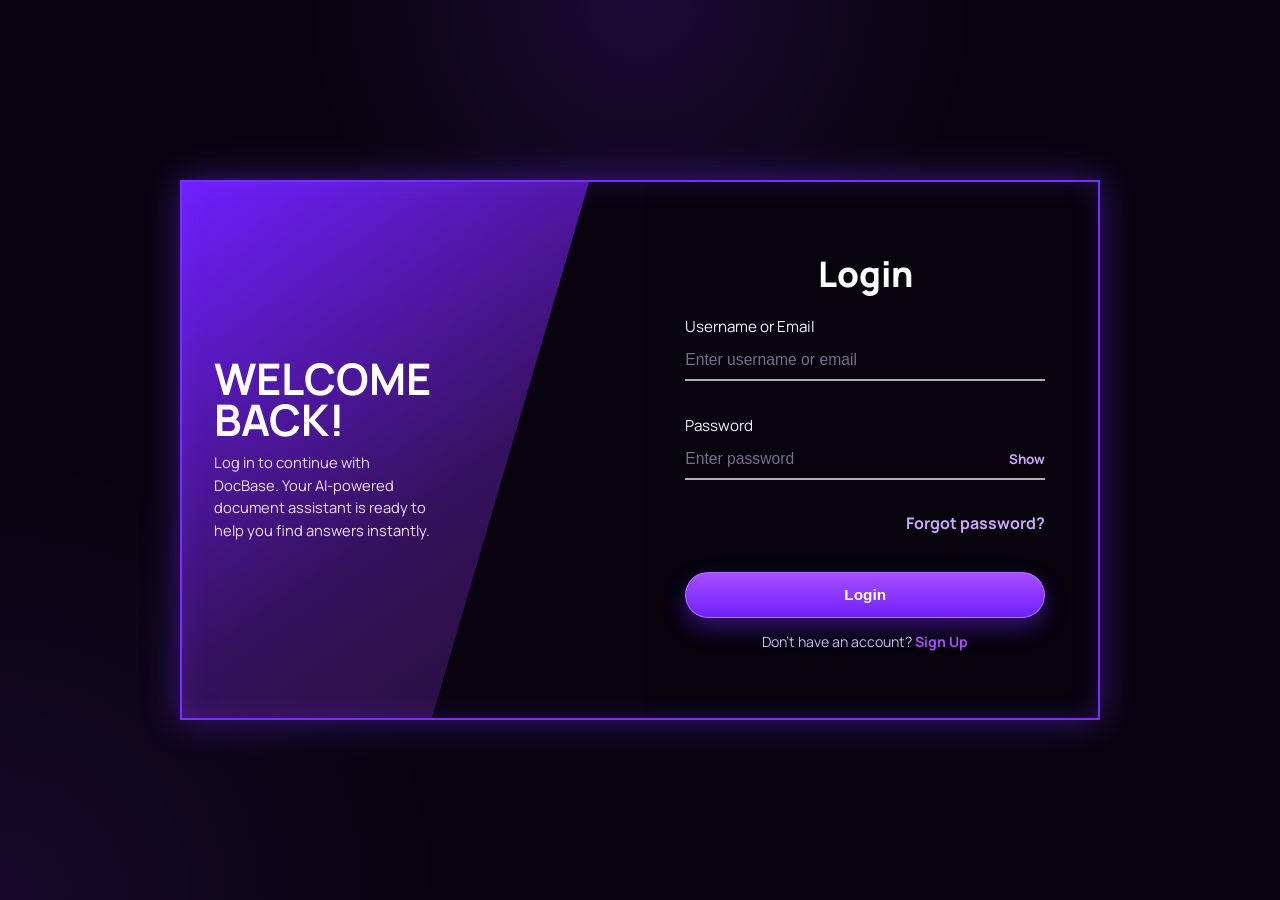
<file: fronted/index.html>
<!DOCTYPE html>
<html lang="en">
<head>
  <meta charset="UTF-8">
  <meta name="viewport" content="width=device-width, initial-scale=1.0">
  <title>DocBase AI Workspace</title>
  <link rel="stylesheet" href="style.css">
</head>
<body>
  <div class="app-shell">
    <div class="sidebar-backdrop" id="sidebarBackdrop"></div>
    <aside class="sidebar">
      <div class="brand">
        <div>
          <p class="brand-kicker">DocBase AI Workspace</p>
          <h1>Chats</h1>
        </div>
        <button class="icon-btn sidebar-close-btn" id="sidebarCloseBtn" type="button" aria-label="Close chat menu">Close</button>
      </div>

      <button class="new-chat-btn" id="newChatBtn" type="button">+ New Chat</button>
      <input id="fileInput" type="file" hidden accept=".pdf,.docx,.txt">
      <p id="uploadStatus" class="upload-status sidebar-upload-status"></p>

      <div class="chat-list-wrap">
        <div class="section-title">Recent Chats</div>
        <div id="chatList" class="chat-list"></div>
      </div>

      <div class="sidebar-footer">
        <button class="ghost-btn" id="logoutBtn" type="button">Logout</button>
      </div>
    </aside>

    <main class="chat-layout">
      <header class="chat-header">
        <button class="icon-btn mobile-menu-btn" id="mobileMenuBtn" type="button" aria-label="Open chat menu">Menu</button>
        <div>
          <p class="section-title">Assistant</p>
          <h2 id="chatTitle">New Chat</h2>
        </div>
        <div class="status-pill" id="userBadge">Authenticated</div>
      </header>

      <section id="chatBox" class="chat-box">
        <div class="empty-state" id="emptyState">
          <p class="empty-eyebrow">RAG Assistant</p>
          <h3>Where should we begin?</h3>
          <p>Upload documents, start a new conversation, and ask anything from your private knowledge base.</p>
        </div>
      </section>

      <div class="composer">
        <button class="icon-btn" id="composerUploadBtn" type="button">+</button>
        <textarea id="messageInput" rows="1" placeholder="Message your RAG assistant"></textarea>
        <button class="send-btn" id="sendBtn" type="button">Send</button>
      </div>

      <div class="quick-actions" id="quickActions">
        <button class="quick-action-btn" type="button" data-prompt="Summarize the main ideas from my uploaded documents.">Summarize docs</button>
        <button class="quick-action-btn" type="button" data-prompt="List the key topics covered in my uploaded files.">Key topics</button>
        <button class="quick-action-btn" type="button" data-prompt="Explain the important points in simple words.">Explain simply</button>
      </div>

      <p class="footer-note">DocBase AI can make mistakes. Check important information.</p>
    </main>
  </div>

  <div class="modal-backdrop hidden" id="deleteModal">
    <div class="modal-card">
      <h3>Delete Chat?</h3>
      <p>Do you want to confirm deleting this chat?</p>
      <div class="modal-actions">
        <button class="modal-btn modal-btn-secondary" id="cancelDeleteBtn" type="button">Cancel</button>
        <button class="modal-btn modal-btn-danger" id="confirmDeleteBtn" type="button">Yes</button>
      </div>
    </div>
  </div>

  <script src="script.js"></script>
</body>
</html>
</file>
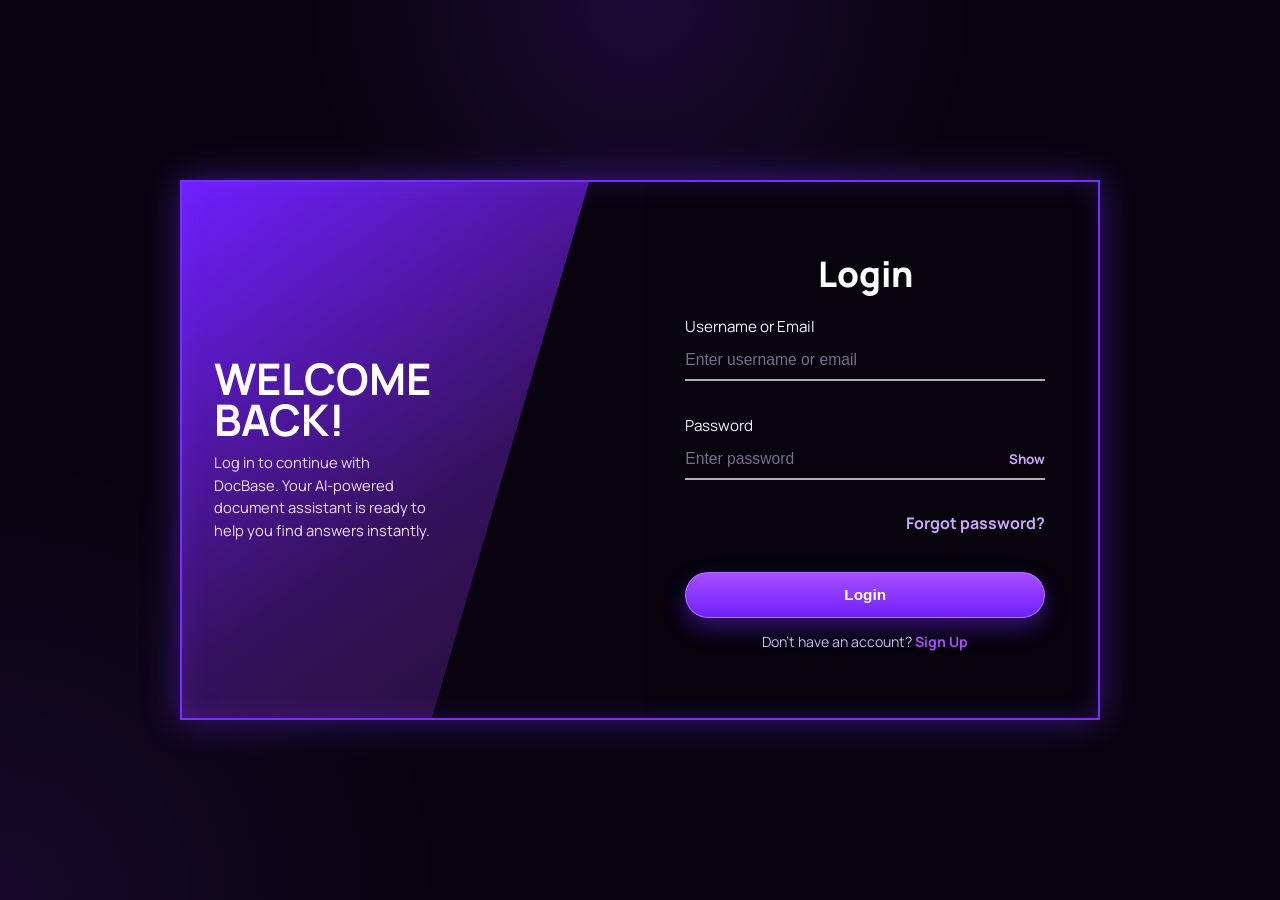
<file: fronted/login.html>
<!DOCTYPE html>
<html lang="en">
<head>
  <meta charset="UTF-8">
  <meta name="viewport" content="width=device-width, initial-scale=1.0">
  <title>Login | DocBase AI</title>
  <style>
    @import url("https://fonts.googleapis.com/css2?family=Manrope:wght@400;500;600;700;800&display=swap");
    :root {
      --bg: #08040f;
      --panel: #0b0614;
      --border: #7b2dff;
      --border-soft: rgba(164, 88, 255, 0.38);
      --text: #ffffff;
      --muted: #cdb9f6;
      --line: rgba(255, 255, 255, 0.68);
      --glow: 0 0 34px rgba(122, 45, 255, 0.45);
      --button-top: #a84dff;
      --button-bottom: #6f20ff;
    }

    * {
      box-sizing: border-box;
    }

    body {
      margin: 0;
      min-height: 100vh;
      min-height: 100dvh;
      display: grid;
      place-items: center;
      padding: 16px;
      background:
        radial-gradient(circle at top center, rgba(123, 45, 255, 0.16), transparent 30%),
        radial-gradient(circle at bottom left, rgba(123, 45, 255, 0.12), transparent 28%),
        var(--bg);
      color: var(--text);
      font-family: "Manrope", "Segoe UI", Tahoma, Geneva, Verdana, sans-serif;
      overflow-x: hidden;
      overflow-y: auto;
    }

    .auth-shell {
      width: min(920px, 100%);
      min-height: min(540px, calc(100vh - 32px));
      min-height: min(540px, calc(100dvh - 32px));
      display: grid;
      grid-template-columns: 1.02fr 1fr;
      border: 2px solid var(--border);
      background: #08030f;
      box-shadow: var(--glow);
      overflow: hidden;
      position: relative;
    }

    .auth-shell::after {
      content: "";
      position: absolute;
      inset: 0;
      box-shadow: inset 0 0 26px rgba(123, 45, 255, 0.24);
      pointer-events: none;
    }

    .visual-side {
      position: relative;
      display: flex;
      align-items: center;
      padding: 36px 32px;
      background: linear-gradient(145deg, #6f20ff 0%, #36115d 58%, #231032 100%);
      clip-path: polygon(0 0, 88% 0, 54% 100%, 0 100%);
    }

    .visual-copy {
      max-width: 220px;
    }

    .visual-copy h1 {
      margin: 0 0 10px;
      font-size: clamp(1.9rem, 3.4vw, 3.1rem);
      line-height: 0.95;
      text-transform: uppercase;
    }

    .visual-copy p {
      margin: 0;
      color: #eddfff;
      line-height: 1.55;
      font-size: 0.92rem;
    }

    .form-side {
      display: flex;
      align-items: center;
      justify-content: center;
      padding: 28px 30px 28px 18px;
      background: rgba(7, 4, 12, 0.96);
    }

    .form-card {
      width: min(360px, 100%);
    }

    .form-card h2 {
      margin: 0 0 18px;
      font-size: 2.2rem;
      font-weight: 800;
      text-align: center;
    }

    .field {
      margin-bottom: 16px;
    }

    .field label {
      display: block;
      margin-bottom: 8px;
      color: #f9f1ff;
      font-size: 0.95rem;
    }

    .input-wrap {
      display: grid;
      grid-template-columns: 1fr auto;
      align-items: center;
      gap: 10px;
      border-bottom: 2px solid var(--line);
      transition: border-color 0.2s ease, box-shadow 0.2s ease;
    }

    .field input {
      width: 100%;
      padding: 6px 0 10px;
      border: 0;
      background: transparent;
      color: var(--text);
      outline: 0;
      font-size: 0.98rem;
    }

    .input-wrap:focus-within {
      border-color: #bf85ff;
      box-shadow: 0 8px 18px -14px rgba(191, 133, 255, 0.9);
    }

    .field input.is-invalid,
    .field .input-wrap:has(input.is-invalid) {
      border-color: #ff7c9d;
      box-shadow: 0 8px 18px -14px rgba(255, 124, 157, 0.72);
    }

    .field input::placeholder {
      color: rgba(220, 197, 255, 0.54);
    }

    .password-toggle,
    .text-link {
      border: 0;
      background: transparent;
      color: #cfa7ff;
      cursor: pointer;
      font: inherit;
    }

    .password-toggle {
      padding: 6px 0 10px;
      font-size: 0.84rem;
      font-weight: 700;
    }

    .field-error {
      min-height: 14px;
      margin-top: 4px;
      color: #ff93ae;
      font-size: 0.75rem;
      line-height: 1.3;
    }

    .form-message {
      min-height: 18px;
      margin: -2px 0 8px;
      font-size: 0.82rem;
      line-height: 1.35;
      color: #ff93ae;
    }

    .form-message.success {
      color: #9ef0b7;
    }

    .aux-row {
      display: flex;
      justify-content: flex-end;
      margin: -2px 0 8px;
    }

    .text-link {
      padding: 0;
      text-decoration: none;
      font-weight: 700;
    }

    .text-link:hover {
      color: #e2c4ff;
    }

    .hidden {
      display: none;
    }

    .primary-btn {
      width: 100%;
      margin-top: 6px;
      padding: 13px 18px;
      border: 1px solid rgba(190, 133, 255, 0.74);
      border-radius: 999px;
      background: linear-gradient(180deg, var(--button-top), var(--button-bottom));
      color: white;
      font-size: 0.96rem;
      font-weight: 700;
      cursor: pointer;
      box-shadow: 0 10px 22px rgba(111, 32, 255, 0.42);
      transition: transform 0.18s ease, box-shadow 0.18s ease, opacity 0.18s ease;
    }

    .primary-btn:hover {
      transform: translateY(-1px);
      box-shadow: 0 14px 26px rgba(111, 32, 255, 0.52);
    }

    .primary-btn:disabled {
      opacity: 0.72;
      cursor: wait;
    }

    .switch-text {
      margin: 14px 0 0;
      text-align: center;
      color: var(--muted);
      font-size: 0.88rem;
    }

    .switch-text a {
      color: #a84dff;
      text-decoration: none;
      font-weight: 700;
    }

    @media (max-width: 860px) {
      body {
        display: grid;
      }

      .auth-shell {
        grid-template-columns: 1fr;
        min-height: auto;
      }

      .visual-side {
        min-height: 150px;
        clip-path: none;
        padding: 24px 22px;
      }

      .form-side {
        padding: 20px 20px 24px;
      }
    }

    @media (max-width: 540px) {
      body {
        padding: 10px;
      }

      .auth-shell {
        border-width: 1px;
      }

      .visual-side {
        min-height: 120px;
        padding: 18px 16px;
      }

      .visual-copy {
        max-width: none;
      }

      .visual-copy h1 {
        font-size: clamp(1.55rem, 8vw, 2.2rem);
      }

      .visual-copy p {
        font-size: 0.88rem;
      }

      .form-side {
        padding: 18px 14px 20px;
      }

      .form-card h2 {
        font-size: 1.8rem;
        margin-bottom: 16px;
      }

      .aux-row {
        justify-content: flex-start;
      }

      .primary-btn,
      .password-toggle {
        min-height: 44px;
      }
    }

  </style>
</head>
<body>
  <main class="auth-shell">
    <section class="visual-side">
      <div class="visual-copy">
        <h1>Welcome<br>Back!</h1>
        <p>Log in to continue with DocBase.
        Your AI-powered document assistant is ready to help you find answers instantly.</p>
      </div>
    </section>

    <section class="form-side">
      <div class="form-card">
        <div id="loginPanel">
          <h2>Login</h2>

          <div class="field">
            <label for="identifier">Username or Email</label>
            <div class="input-wrap">
              <input id="identifier" type="text" placeholder="Enter username or email" autocomplete="username" onkeydown="handleAuthEnter(event, login)">
            </div>
            <div id="identifierError" class="field-error"></div>
          </div>

          <div class="field">
            <label for="password">Password</label>
            <div class="input-wrap">
              <input id="password" type="password" placeholder="Enter password" autocomplete="current-password" onkeydown="handleAuthEnter(event, login)">
              <button class="password-toggle" type="button" data-target="password" aria-label="Show password">Show</button>
            </div>
            <div id="passwordError" class="field-error"></div>
          </div>

          <div class="aux-row">
            <button class="text-link" type="button" onclick="showResetForm()">Forgot password?</button>
          </div>

          <div id="loginMessage" class="form-message" aria-live="polite"></div>
          <button id="loginButton" class="primary-btn" type="button" onclick="login()">Login</button>
          <p class="switch-text">Don't have an account? <a href="signup.html">Sign Up</a></p>
        </div>

        <div id="resetPanel" class="hidden">
          <h2>Reset Password</h2>

          <div class="field">
            <label for="resetIdentifier">Username or Email</label>
            <div class="input-wrap">
              <input id="resetIdentifier" type="text" placeholder="Enter username or email" autocomplete="username email" onkeydown="handleAuthEnter(event, resetPassword)">
            </div>
            <div id="resetIdentifierError" class="field-error"></div>
          </div>

          <form id="resetPasswordForm" onsubmit="event.preventDefault(); resetPassword();">
            <div class="field">
              <label for="resetPassword">New Password</label>
              <div class="input-wrap">
                <input id="resetPassword" type="password" placeholder="Enter new password" autocomplete="new-password">
                <button class="password-toggle" type="button" data-target="resetPassword" aria-label="Show password">Show</button>
              </div>
              <div id="resetPasswordError" class="field-error"></div>
            </div>

            <div class="field">
              <label for="resetConfirmPassword">Confirm Password</label>
              <div class="input-wrap">
                <input id="resetConfirmPassword" type="password" placeholder="Confirm new password" autocomplete="new-password" onkeydown="handleAuthEnter(event, resetPassword)">
                <button class="password-toggle" type="button" data-target="resetConfirmPassword" aria-label="Show password">Show</button>
              </div>
              <div id="resetConfirmPasswordError" class="field-error"></div>
            </div>
          </form>

          <div id="resetMessage" class="form-message" aria-live="polite"></div>
          <button id="resetButton" class="primary-btn" type="button" onclick="resetPassword()">Reset Password</button>
          <p class="switch-text">Remembered it? <button class="text-link" type="button" onclick="showLoginForm()">Back to Login</button></p>
        </div>
      </div>
    </section>
  </main>

  <script src="auth.js"></script>
</body>
</html>
</file>
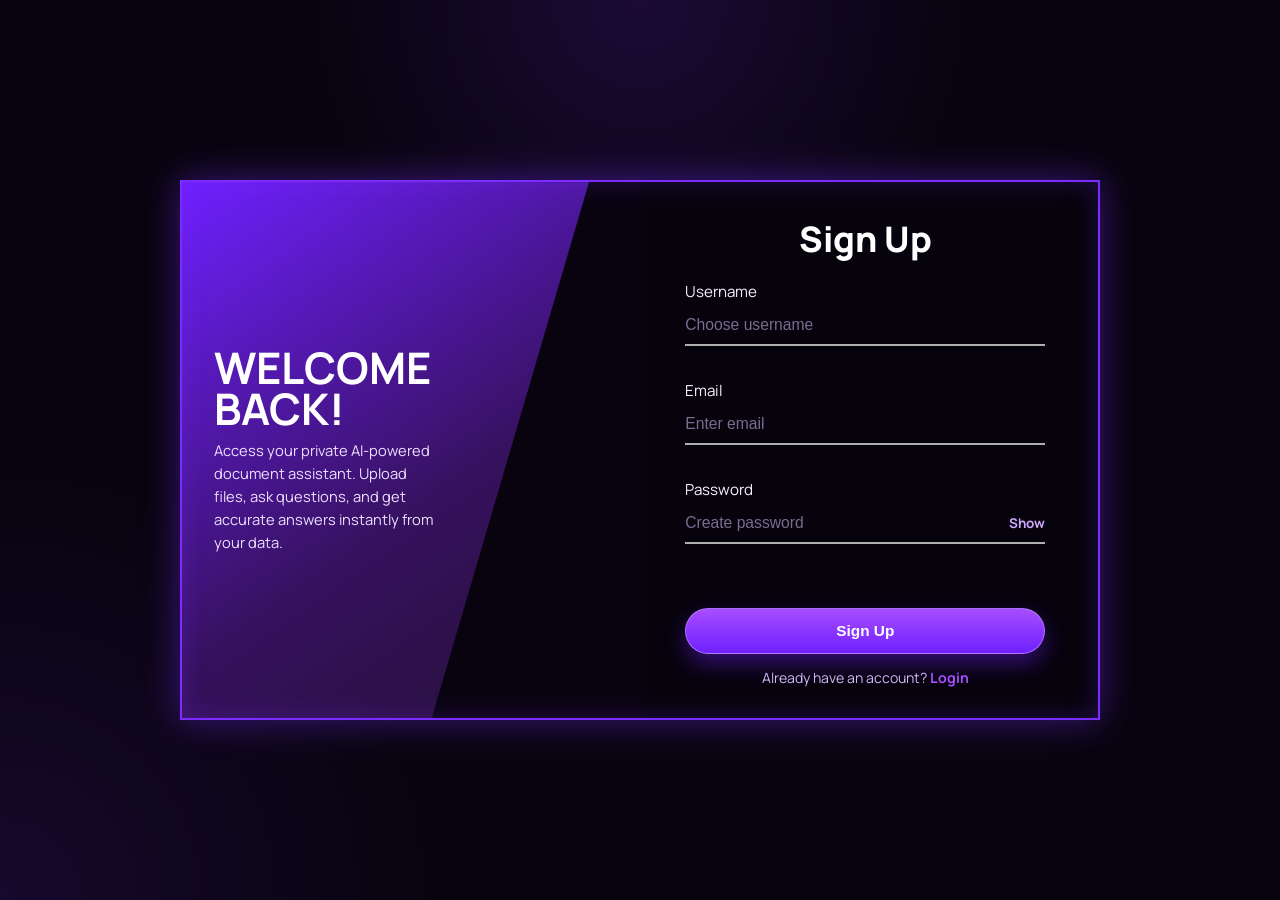
<file: fronted/signup.html>
<!DOCTYPE html>
<html lang="en">
<head>
  <meta charset="UTF-8">
  <meta name="viewport" content="width=device-width, initial-scale=1.0">
  <title>Sign Up | DocBase AI</title>
  <style>
    @import url("https://fonts.googleapis.com/css2?family=Manrope:wght@400;500;600;700;800&display=swap");
    :root {
      --bg: #08040f;
      --panel: #0b0614;
      --border: #7b2dff;
      --border-soft: rgba(164, 88, 255, 0.38);
      --text: #ffffff;
      --muted: #cdb9f6;
      --line: rgba(255, 255, 255, 0.68);
      --glow: 0 0 34px rgba(122, 45, 255, 0.45);
      --button-top: #a84dff;
      --button-bottom: #6f20ff;
    }

    * {
      box-sizing: border-box;
    }

    body {
      margin: 0;
      min-height: 100vh;
      min-height: 100dvh;
      display: grid;
      place-items: center;
      padding: 16px;
      background:
        radial-gradient(circle at top center, rgba(123, 45, 255, 0.16), transparent 30%),
        radial-gradient(circle at bottom left, rgba(123, 45, 255, 0.12), transparent 28%),
        var(--bg);
      color: var(--text);
      font-family: "Manrope", "Segoe UI", Tahoma, Geneva, Verdana, sans-serif;
      overflow-x: hidden;
      overflow-y: auto;
    }

    .auth-shell {
      width: min(920px, 100%);
      min-height: min(540px, calc(100vh - 32px));
      min-height: min(540px, calc(100dvh - 32px));
      display: grid;
      grid-template-columns: 1.02fr 1fr;
      border: 2px solid var(--border);
      background: #08030f;
      box-shadow: var(--glow);
      overflow: hidden;
      position: relative;
    }

    .auth-shell::after {
      content: "";
      position: absolute;
      inset: 0;
      box-shadow: inset 0 0 26px rgba(123, 45, 255, 0.24);
      pointer-events: none;
    }

    .visual-side {
      position: relative;
      display: flex;
      align-items: center;
      padding: 36px 32px;
      background: linear-gradient(145deg, #6f20ff 0%, #36115d 58%, #231032 100%);
      clip-path: polygon(0 0, 88% 0, 54% 100%, 0 100%);
    }

    .visual-copy {
      max-width: 220px;
    }

    .visual-copy h1 {
      margin: 0 0 10px;
      font-size: clamp(1.9rem, 3.4vw, 3.1rem);
      line-height: 0.95;
      text-transform: uppercase;
    }

    .visual-copy p {
      margin: 0;
      color: #eddfff;
      line-height: 1.55;
      font-size: 0.92rem;
    }

    .form-side {
      display: flex;
      align-items: center;
      justify-content: center;
      padding: 28px 30px 28px 18px;
      background: rgba(7, 4, 12, 0.96);
    }

    .form-card {
      width: min(360px, 100%);
    }

    .form-card h2 {
      margin: 0 0 18px;
      font-size: 2.2rem;
      font-weight: 800;
      text-align: center;
    }

    .field {
      margin-bottom: 16px;
    }

    .field label {
      display: block;
      margin-bottom: 8px;
      color: #f9f1ff;
      font-size: 0.95rem;
    }

    .input-wrap {
      display: grid;
      grid-template-columns: 1fr auto;
      align-items: center;
      gap: 10px;
      border-bottom: 2px solid var(--line);
      transition: border-color 0.2s ease, box-shadow 0.2s ease;
    }

    .field input {
      width: 100%;
      padding: 6px 0 10px;
      border: 0;
      background: transparent;
      color: var(--text);
      outline: 0;
      font-size: 0.98rem;
    }

    .input-wrap:focus-within {
      border-color: #bf85ff;
      box-shadow: 0 8px 18px -14px rgba(191, 133, 255, 0.9);
    }

    .field input.is-invalid,
    .field .input-wrap:has(input.is-invalid) {
      border-color: #ff7c9d;
      box-shadow: 0 8px 18px -14px rgba(255, 124, 157, 0.72);
    }

    .field input::placeholder {
      color: rgba(220, 197, 255, 0.54);
    }

    .password-toggle {
      border: 0;
      background: transparent;
      color: #cfa7ff;
      cursor: pointer;
      padding: 6px 0 10px;
      font: inherit;
      font-size: 0.84rem;
      font-weight: 700;
    }

    .field-error {
      min-height: 14px;
      margin-top: 4px;
      color: #ff93ae;
      font-size: 0.75rem;
      line-height: 1.3;
    }

    .form-message {
      min-height: 18px;
      margin: -2px 0 8px;
      font-size: 0.82rem;
      line-height: 1.35;
      color: #ff93ae;
    }

    .form-message.success {
      color: #9ef0b7;
    }

    .primary-btn {
      width: 100%;
      margin-top: 6px;
      padding: 13px 18px;
      border: 1px solid rgba(190, 133, 255, 0.74);
      border-radius: 999px;
      background: linear-gradient(180deg, var(--button-top), var(--button-bottom));
      color: white;
      font-size: 0.96rem;
      font-weight: 700;
      cursor: pointer;
      box-shadow: 0 10px 22px rgba(111, 32, 255, 0.42);
      transition: transform 0.18s ease, box-shadow 0.18s ease, opacity 0.18s ease;
    }

    .primary-btn:hover {
      transform: translateY(-1px);
      box-shadow: 0 14px 26px rgba(111, 32, 255, 0.52);
    }

    .primary-btn:disabled {
      opacity: 0.72;
      cursor: wait;
    }

    .switch-text {
      margin: 14px 0 0;
      text-align: center;
      color: var(--muted);
      font-size: 0.88rem;
    }

    .switch-text a {
      color: #a84dff;
      text-decoration: none;
      font-weight: 700;
    }

    @media (max-width: 860px) {
      body {
        display: grid;
      }

      .auth-shell {
        grid-template-columns: 1fr;
        min-height: auto;
      }

      .visual-side {
        min-height: 150px;
        clip-path: none;
        padding: 24px 22px;
      }

      .form-side {
        padding: 20px 20px 24px;
      }
    }

    @media (max-width: 540px) {
      body {
        padding: 10px;
      }

      .auth-shell {
        border-width: 1px;
      }

      .visual-side {
        min-height: 120px;
        padding: 18px 16px;
      }

      .visual-copy {
        max-width: none;
      }

      .visual-copy h1 {
        font-size: clamp(1.55rem, 8vw, 2.2rem);
      }

      .visual-copy p {
        font-size: 0.88rem;
      }

      .form-side {
        padding: 18px 14px 20px;
      }

      .form-card h2 {
        font-size: 1.8rem;
        margin-bottom: 16px;
      }

      .primary-btn,
      .password-toggle {
        min-height: 44px;
      }
    }

  </style>
</head>
<body>
  <main class="auth-shell">
    <section class="visual-side">
      <div class="visual-copy">
        <h1>Welcome<br>Back!</h1>
        <p>Access your private AI-powered document assistant.
          Upload files, ask questions, and get accurate answers instantly from your data.</p>
      </div>
    </section>

    <section class="form-side">
      <div class="form-card">
        <h2>Sign Up</h2>

        <div class="field">
          <label for="username">Username</label>
          <div class="input-wrap">
            <input id="username" type="text" placeholder="Choose username" autocomplete="username" onkeydown="handleAuthEnter(event, signup)">
          </div>
          <div id="usernameError" class="field-error"></div>
        </div>

        <div class="field">
          <label for="email">Email</label>
          <div class="input-wrap">
            <input id="email" type="email" placeholder="Enter email" autocomplete="email" onkeydown="handleAuthEnter(event, signup)">
          </div>
          <div id="emailError" class="field-error"></div>
        </div>

        <div class="field">
          <label for="password">Password</label>
          <div class="input-wrap">
            <input id="password" type="password" placeholder="Create password" autocomplete="new-password" onkeydown="handleAuthEnter(event, signup)">
            <button class="password-toggle" type="button" data-target="password" aria-label="Show password">Show</button>
          </div>
          <div id="passwordError" class="field-error"></div>
        </div>

        <div id="signupMessage" class="form-message" aria-live="polite"></div>
        <button id="signupButton" class="primary-btn" type="button" onclick="signup()">Sign Up</button>
        <p class="switch-text">Already have an account? <a href="login.html">Login</a></p>
      </div>
    </section>
  </main>

  <script src="auth.js"></script>
</body>
</html>
</file>
<file: fronted/style.css>
@import url("https://fonts.googleapis.com/css2?family=Manrope:wght@400;500;600;700;800&display=swap");

:root {
  --bg: #08040f;
  --panel: #0d0618;
  --panel-soft: #130a22;
  --panel-alt: #18102a;
  --border: rgba(141, 69, 255, 0.42);
  --border-strong: #7b2dff;
  --text: #ffffff;
  --muted: #cab8f4;
  --accent: #a84dff;
  --accent-strong: #6f20ff;
  --user-bubble: linear-gradient(180deg, #a84dff 0%, #6f20ff 100%);
  --bot-bubble: rgba(31, 18, 49, 0.96);
  --glow: 0 0 28px rgba(123, 45, 255, 0.3);
}

* {
  box-sizing: border-box;
}

html,
body {
  height: 100%;
}

body {
  margin: 0;
  min-height: 100vh;
  font-family: "Manrope", "Segoe UI", Tahoma, Geneva, Verdana, sans-serif;
  background:
    radial-gradient(circle at top center, rgba(123, 45, 255, 0.14), transparent 28%),
    radial-gradient(circle at bottom left, rgba(123, 45, 255, 0.11), transparent 24%),
    var(--bg);
  color: var(--text);
  overflow: hidden;
}

.app-shell {
  height: 100vh;
  height: 100dvh;
  display: grid;
  grid-template-columns: 310px 1fr;
  overflow: hidden;
}

.sidebar-backdrop {
  display: none;
}

.sidebar {
  height: 100%;
  padding: 22px 18px;
  background: rgba(10, 5, 18, 0.94);
  box-shadow: inset -10px 0 30px rgba(123, 45, 255, 0.08);
  display: flex;
  flex-direction: column;
  gap: 18px;
  overflow: hidden;
}

.brand {
  display: flex;
  align-items: flex-start;
  justify-content: space-between;
  gap: 12px;
}

.sidebar-close-btn,
.mobile-menu-btn {
  display: none;
}

.brand-kicker,
.section-title,
.chat-preview,
.footer-note,
.upload-status {
  color: var(--muted);
}

.brand-kicker,
.section-title {
  margin: 0;
  font-size: 12px;
  letter-spacing: 0.14em;
  text-transform: uppercase;
}

.brand h1,
.chat-header h2,
.empty-state h3 {
  margin: 8px 0 0;
}

.ghost-btn,
.secondary-btn,
.new-chat-btn,
.icon-btn,
.send-btn {
  border: 0;
  cursor: pointer;
  font: inherit;
  transition: transform 0.18s ease, box-shadow 0.18s ease, opacity 0.18s ease;
}

.ghost-btn,
.secondary-btn,
.new-chat-btn {
  width: 100%;
  border-radius: 16px;
  padding: 12px 14px;
}

.ghost-btn {
  width: auto;
  background: rgba(255, 255, 255, 0.02);
  color: var(--muted);
  border: 1px solid var(--border);
}

.new-chat-btn,
.send-btn {
  background: linear-gradient(180deg, var(--accent), var(--accent-strong));
  color: white;
  font-weight: 700;
  box-shadow: 0 12px 24px rgba(111, 32, 255, 0.34);
}

.secondary-btn,
.icon-btn {
  background: rgba(255, 255, 255, 0.04);
  color: var(--text);
  border: 1px solid var(--border);
}

.new-chat-btn:hover,
.send-btn:hover,
.secondary-btn:hover,
.icon-btn:hover,
.ghost-btn:hover {
  transform: translateY(-1px);
}

.upload-panel {
  padding: 14px;
  border-radius: 18px;
  background: rgba(255, 255, 255, 0.02);
  border: 1px solid var(--border);
  box-shadow: var(--glow);
}

.upload-status {
  margin: 10px 0 0;
  font-size: 0.88rem;
  line-height: 0.45;
}

.sidebar-upload-status {
  margin: -4px 0 2px;
  padding: 0 4px;
}

.chat-list-wrap {
  min-height: 0;
  flex: 1;
  display: flex;
  flex-direction: column;
}

.sidebar-footer {
  margin-top: auto;
  padding-top: 10px;
}

.chat-list {
  margin-top: 12px;
  overflow-y: auto;
  display: flex;
  flex-direction: column;
  gap: 10px;
  scrollbar-width: none;
  -ms-overflow-style: none;
}

.chat-list::-webkit-scrollbar {
  display: none;
}

.chat-item {
  padding: 14px 14px 12px;
  border-radius: 18px;
  background: rgba(255, 255, 255, 0.025);
  border: 1px solid transparent;
  cursor: pointer;
}

.chat-item.active {
  border-color: var(--border-strong);
  background: rgba(123, 45, 255, 0.14);
  box-shadow: var(--glow);
}

.chat-item-head {
  display: flex;
  align-items: center;
  justify-content: space-between;
  gap: 12px;
}

.chat-item h3 {
  margin: 0;
  font-size: 0.98rem;
  line-height: 1.35;
  display: -webkit-box;
  -webkit-line-clamp: 2;
  -webkit-box-orient: vertical;
  overflow: hidden;
}

.chat-preview {
  margin: 8px 0 0;
  font-size: 0.88rem;
  line-height: 1.5;
}

.empty-chat-item {
  cursor: default;
}

.empty-chat-item h3 {
  color: var(--muted);
  font-size: 0.92rem;
  font-weight: 500;
}

.delete-btn {
  background: transparent;
  color: var(--muted);
  border: 0;
  cursor: pointer;
}

.chat-layout {
  min-width: 0;
  height: 100%;
  display: grid;
  grid-template-rows: auto 1fr auto auto auto;
  padding: 24px 24px 18px;
  gap: 18px;
  background: linear-gradient(180deg, rgba(13, 6, 24, 0.98), rgba(9, 5, 15, 1));
  overflow: hidden;
}

.chat-header {
  display: flex;
  align-items: center;
  justify-content: space-between;
  gap: 16px;
  min-width: 0;
}

.status-pill {
  padding: 10px 14px;
  border-radius: 999px;
  background: rgba(123, 45, 255, 0.12);
  color: #f0e4ff;
  border: 1px solid var(--border);
  box-shadow: var(--glow);
  max-width: 100%;
  overflow: hidden;
  text-overflow: ellipsis;
  white-space: nowrap;
}

.chat-box {
  min-height: 0;
  overflow-y: auto;
  border-radius: 26px;
  background: rgba(11, 6, 20, 0.88);
  padding: 24px;
  display: flex;
  flex-direction: column;
  gap: 18px;
  box-shadow:
    inset 0 0 24px rgba(123, 45, 255, 0.08),
    0 0 0 1px rgba(255, 255, 255, 0.03);
  scrollbar-width: none;
  -ms-overflow-style: none;
}

.chat-box::-webkit-scrollbar {
  display: none;
}

.empty-state {
  margin: auto;
  max-width: 680px;
  text-align: center;
}

.empty-eyebrow {
  margin: 0 0 14px;
  color: var(--muted);
  font-size: 0.82rem;
  letter-spacing: 0.18em;
  text-transform: uppercase;
}

.empty-state h3 {
  margin: 0;
  font-size: clamp(2rem, 4vw, 3.3rem);
  font-weight: 500;
}

.empty-state p {
  color: var(--muted);
  line-height: 1.7;
}

.message-row {
  display: flex;
  margin-top: 8px;
}

.message-row.user {
  justify-content: flex-end;
}

.message-row.assistant {
  justify-content: flex-start;
}

.document-row {
  display: flex;
  justify-content: center;
}

.document-chip {
  display: inline-flex;
  align-items: center;
  gap: 10px;
  width: min(320px, 100%);
  padding: 12px 14px;
  border-radius: 14px;
  background: rgba(255, 255, 255, 0.02);
  border: 1px solid rgba(255, 255, 255, 0.12);
  box-shadow: none;
}

.document-chip-uploading {
  border-color: rgba(168, 77, 255, 0.38);
  background: rgba(168, 77, 255, 0.08);
}

.document-chip-badge {
  width: 42px;
  height: 42px;
  border-radius: 12px;
  display: grid;
  place-items: center;
  background: linear-gradient(180deg, #ff5b52, #ff3f3f);
  color: white;
  font-weight: 700;
  font-size: 0.78rem;
}

.document-chip-copy {
  min-width: 0;
  text-align: left;
}

.document-chip-title {
  margin: 0;
  font-weight: 700;
  line-height: 1.4;
  overflow: hidden;
  text-overflow: ellipsis;
  white-space: nowrap;
}

.document-chip-subtitle {
  margin: 2px 0 0;
  font-size: 0.8rem;
  color: #f0deff;
}

.document-loader {
  margin-left: auto;
  display: inline-flex;
  align-items: center;
  gap: 6px;
  padding-left: 12px;
}

.document-loader-dot {
  width: 7px;
  height: 7px;
  border-radius: 50%;
  background: #e3c8ff;
  animation: pulse 1s infinite ease-in-out;
}

.document-loader-dot:nth-child(2) {
  animation-delay: 0.15s;
}

.document-loader-dot:nth-child(3) {
  animation-delay: 0.3s;
}

.message-bubble {
  max-width: min(520px, 72%);
  padding: 13px 15px;
  border-radius: 22px;
  line-height: 1.55;
  white-space: pre-wrap;
  word-break: break-word;
  border: 1px solid var(--border);
}

.message-row.user .message-bubble {
  background: var(--user-bubble);
  color: white;
  border-bottom-right-radius: 8px;
  box-shadow: 0 12px 28px rgba(111, 32, 255, 0.26);
}

.message-row.assistant .message-bubble {
  background: var(--bot-bubble);
  color: var(--text);
  border-bottom-left-radius: 8px;
}

.message-row.assistant .message-bubble.message-content {
  max-width: min(760px, 88%);
  padding: 0;
  border: 0;
  border-radius: 0;
  background: transparent;
  box-shadow: none;
}

.message-meta {
  margin-top: 10px;
  font-size: 0.78rem;
  color: var(--muted);
}

.message-row.assistant .message-content .message-meta {
  margin-top: 12px;
}

.sources {
  margin-top: 8px;
  color: #d9baff;
  font-size: 0.82rem;
}

.message-row.assistant .message-content .sources {
  margin-top: 10px;
}

.typing {
  display: inline-flex;
  align-items: center;
  gap: 8px;
  min-width: 34px;
  justify-content: center;
}

.typing-dot {
  width: 6px;
  height: 6px;
  border-radius: 50%;
  background: #d7c1ff;
  animation: pulse 1s infinite ease-in-out;
}

.typing-dot:nth-child(2) {
  animation-delay: 0.15s;
}

.typing-dot:nth-child(3) {
  animation-delay: 0.3s;
}

@keyframes pulse {

  0%,
  80%,
  100% {
    opacity: 0.35;
    transform: translateY(0);
  }

  40% {
    opacity: 1;
    transform: translateY(-4px);
  }
}

.composer {
  display: grid;
  grid-template-columns: auto 1fr auto;
  gap: 14px;
  align-items: end;
  padding: 13px 14px;
  margin-top: 24px;
  border-radius: 26px;
  background: rgba(11, 6, 20, 0.94);
  border: 1px solid var(--border);
  box-shadow: var(--glow);
}

.quick-actions {
  display: flex;
  justify-content: center;
  flex-wrap: wrap;
  gap: 12px;
}

.quick-action-btn {
  padding: 11px 18px;
  border-radius: 999px;
  border: 1px solid var(--border);
  background: rgba(255, 255, 255, 0.02);
  color: var(--text);
  cursor: pointer;
  transition: transform 0.18s ease, box-shadow 0.18s ease, background 0.18s ease;
}

.quick-action-btn:hover {
  transform: translateY(-1px);
  background: rgba(123, 45, 255, 0.12);
  box-shadow: var(--glow);
}

.icon-btn,
.send-btn {
  border-radius: 16px;
  padding: 7px 12px;
}

#messageInput {
  resize: none;
  max-height: 160px;
  min-height: 24px;
  width: 100%;
  border: 0;
  outline: 0;
  background: transparent;
  color: var(--text);
  font: inherit;
  line-height: 1.35;
  overflow-y: hidden;
}

#messageInput::placeholder {
  color: rgba(212, 190, 247, 0.6);
}

.footer-note {
  margin: 2px 0 0;
  font-size: 0.78rem;
  color: rgba(202, 184, 244, 0.78);
  text-align: center;
  letter-spacing: 0.01em;
}

.system-banner {
  padding: 12px 14px;
  border-radius: 14px;
  background: rgba(168, 77, 255, 0.12);
  border: 1px solid var(--border);
  color: #f0deff;
}

.modal-backdrop {
  position: fixed;
  inset: 0;
  display: grid;
  place-items: center;
  padding: 24px;
  background: rgba(5, 2, 12, 0.72);
  backdrop-filter: blur(8px);
  z-index: 1000;
}

.modal-backdrop.hidden {
  display: none;
}

.modal-card {
  width: min(400px, 100%);
  padding: 24px;
  border-radius: 22px;
  border: 1px solid var(--border);
  background: rgba(18, 10, 30, 0.98);
  box-shadow: 0 0 28px rgba(123, 45, 255, 0.24);
}

.modal-card h3 {
  margin: 0 0 10px;
  font-size: 1.3rem;
}

.modal-card p {
  margin: 0;
  color: var(--muted);
  line-height: 1.6;
}

.modal-actions {
  display: flex;
  justify-content: flex-end;
  gap: 12px;
  margin-top: 22px;
}

.modal-btn {
  border: 0;
  border-radius: 14px;
  padding: 11px 16px;
  cursor: pointer;
  font: inherit;
  transition: transform 0.18s ease;
}

.modal-btn:hover {
  transform: translateY(-1px);
}

.modal-btn-secondary {
  background: rgba(255, 255, 255, 0.05);
  color: var(--text);
  border: 1px solid var(--border);
}

.modal-btn-danger {
  background: linear-gradient(180deg, #ff5d73, #d63659);
  color: white;
  box-shadow: 0 10px 20px rgba(214, 54, 89, 0.22);
}

.chat-layout.new-chat-mode .chat-box {
  display: flex;
  align-items: center;
  justify-content: center;
  background: transparent;
  border-color: transparent;
  box-shadow: none;
}

.chat-layout.new-chat-mode .composer {
  width: min(780px, 100%);
  margin: 18px auto 0;
  border-radius: 999px;
  padding-inline: 16px;
  align-items: center;
}

.chat-layout.new-chat-mode #messageInput {
  padding-top: 0;
  line-height: 1.4;
}

.chat-layout.new-chat-mode .footer-note {
  margin-top: -2px;
}

.chat-layout:not(.new-chat-mode) .quick-actions {
  display: none;
}

@media (max-width: 980px) {
  body {
    overflow-y: auto;
  }

  .app-shell {
    grid-template-columns: 1fr;
    min-height: 100vh;
    min-height: 100dvh;
    height: auto;
  }

  .sidebar {
    position: fixed;
    top: 0;
    left: 0;
    bottom: 0;
    width: min(320px, 86vw);
    max-width: 100%;
    z-index: 30;
    border-right: 0;
    transform: translateX(-100%);
    transition: transform 0.24s ease;
  }

  body.mobile-sidebar-open {
    overflow: hidden;
  }

  body.mobile-sidebar-open .sidebar {
    transform: translateX(0);
  }

  .sidebar-backdrop {
    display: block;
    position: fixed;
    inset: 0;
    background: rgba(5, 2, 12, 0.64);
    backdrop-filter: blur(4px);
    opacity: 0;
    pointer-events: none;
    transition: opacity 0.24s ease;
    z-index: 20;
  }

  body.mobile-sidebar-open .sidebar-backdrop {
    opacity: 1;
    pointer-events: auto;
  }

  .sidebar-close-btn,
  .mobile-menu-btn {
    display: inline-flex;
    align-items: center;
    justify-content: center;
  }

  .chat-layout {
    min-height: 100vh;
    min-height: 100dvh;
    padding: 20px 18px 16px;
    gap: 16px;
  }

  .chat-header {
    align-items: flex-start;
    flex-wrap: wrap;
  }

  .chat-box {
    padding: 20px 16px;
  }

  .message-bubble {
    max-width: min(100%, 560px);
  }

  .message-row.assistant .message-bubble.message-content {
    max-width: 100%;
  }

  .composer {
    grid-template-columns: auto 1fr;
    padding: 12px;
  }

  .send-btn {
    grid-column: 1 / -1;
    width: 100%;
  }

  .quick-actions {
    justify-content: stretch;
  }

  .quick-action-btn {
    flex: 1 1 180px;
  }
}

@media (max-width: 640px) {
  body {
    overflow-y: auto;
  }

  .chat-layout {
    padding: 16px 12px 14px;
    gap: 14px;
  }

  .chat-header {
    gap: 12px;
  }

  .chat-header h2 {
    font-size: 1.45rem;
    line-height: 1.2;
  }

  .status-pill {
    width: 100%;
    text-align: center;
  }

  .chat-box {
    border-radius: 20px;
    padding: 16px 12px;
  }

  .empty-state h3 {
    font-size: clamp(1.7rem, 8vw, 2.2rem);
  }

  .document-chip {
    padding: 10px 12px;
  }

  .message-bubble {
    max-width: 100%;
    padding: 12px 13px;
    border-radius: 18px;
  }

  .composer {
    gap: 10px;
    padding: 10px;
    border-radius: 20px;
  }

  .icon-btn,
  .send-btn,
  .ghost-btn,
  .secondary-btn,
  .new-chat-btn {
    min-height: 44px;
  }

  .quick-actions {
    gap: 10px;
  }

  .quick-action-btn {
    width: 100%;
  }

  .modal-backdrop {
    padding: 14px;
  }

  .modal-card {
    padding: 18px;
    border-radius: 18px;
  }

  .modal-actions {
    flex-direction: column-reverse;
  }

  .modal-btn {
    width: 100%;
  }

  .chat-layout.new-chat-mode .composer {
    border-radius: 22px;
    margin-top: 12px;
    padding-inline: 12px;
  }
}
</file>
